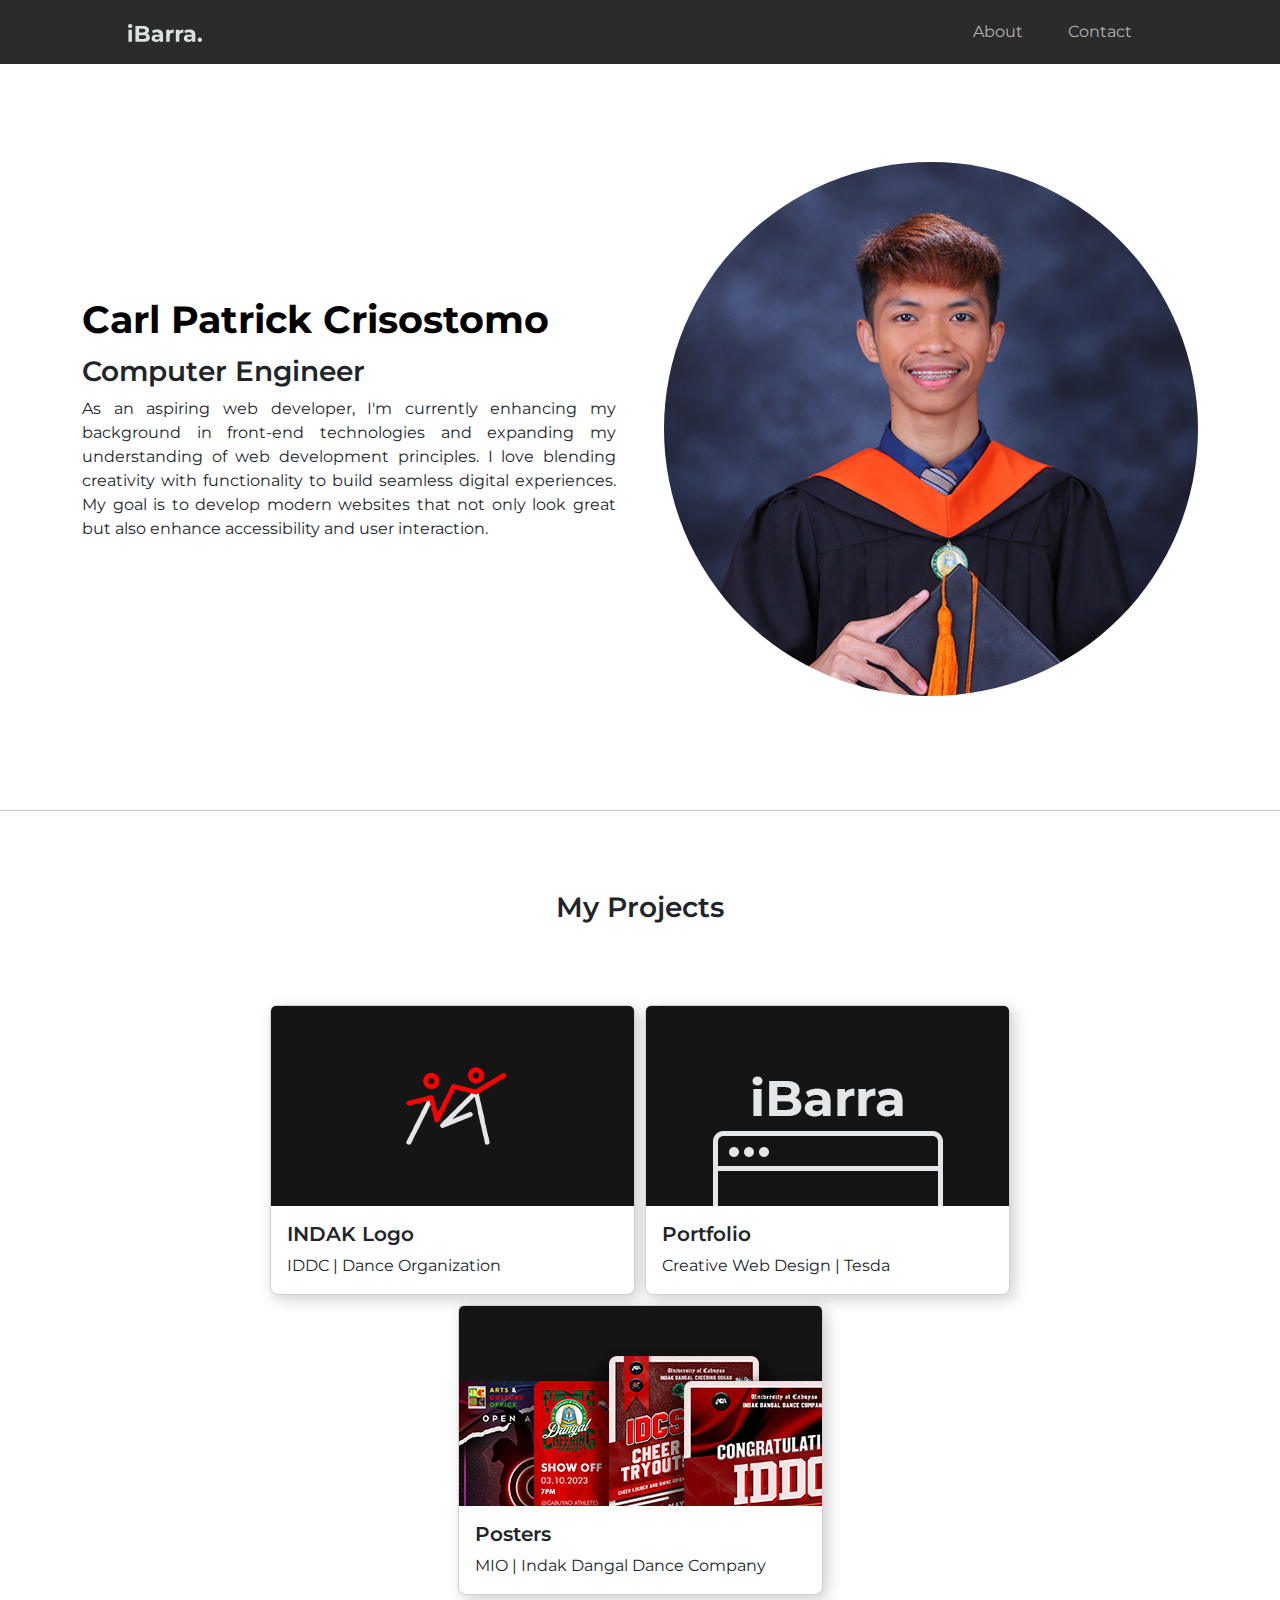
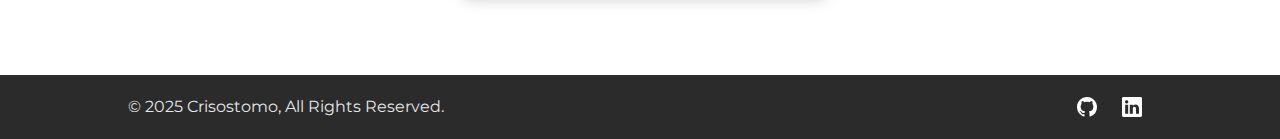
<file: index.html>
<!DOCTYPE html>
<html lang="en">
<head>
    <meta charset="UTF-8">
    <meta name="viewport" content="width=device-width, initial-scale=1.0">
    <title>iBarra's Portfolio</title>
    <!-- Bootstrap -->
    <link href="https://cdn.jsdelivr.net/npm/bootstrap@5.3.3/dist/css/bootstrap.min.css" rel="stylesheet" integrity="sha384-QWTKZyjpPEjISv5WaRU9OFeRpok6YctnYmDr5pNlyT2bRjXh0JMhjY6hW+ALEwIH" crossorigin="anonymous">
    <!-- CSS -->
    <link rel="stylesheet" href="./css/style.css">
    <!-- Font -->
    <link rel="preconnect" href="https://fonts.googleapis.com">
    <link rel="preconnect" href="https://fonts.gstatic.com" crossorigin>
    <link href="https://fonts.googleapis.com/css2?family=Montserrat:ital,wght@0,100..900;1,100..900&display=swap" rel="stylesheet">
</head>
<body>
    <!-- Nav Bar -->
    <header>
      <a class="nav-logo" href="./">
        <img class="logo" src="./images/icons/ibarra.svg" alt="logo">
      </a>
      
      <nav>
        <ul class="nav__links">
          <li><a href="./about.html">About</a></li>
          <li><a href="./contact.html">Contact</a></li>
        </ul>

        <button class="nav-toggle" onclick="toggleMenu()">☰</button>
      </nav>
    </header>
    
    <!-- Title Page -->
    <Section class="background-title">
      <div class="container col-xxl-8 py-5">
        <div class="row flex-lg-row-reverse align-items-center g-5">
          <div class="pfp-img col-10 col-sm-8 col-lg-6 mx-auto">
            <img src="./images/Crisostomo_Grad-Pic.png" class="d-block mx-lg-auto img-fluid profile" alt="profile pic">
          </div>
          <div class="col-lg-6 title-text">
            <h1 class="fw-bold text-body-emphasis lh-1 mb-3">Carl Patrick Crisostomo</h1>
            <h3>Computer Engineer</h3>
            <p>As an aspiring web developer, I'm currently enhancing my background in front-end technologies and expanding my understanding of web development principles. I love blending creativity with functionality to build seamless digital experiences. My goal is to develop modern websites that not only look great but also enhance accessibility and user interaction.</p>
          </div>
        </div>
      </div>
    </Section>

    <hr>

    <!-- Works -->
    <section>
      <div class="container">
        <h3 class="works-text">My Projects</h3>
        <div class="works">
          <a href="./logo.html">
            <div class="card">
              <img src="./images/thumbnail/logo-thumbnail.png" class="card-img-top" alt="...">
              <div class="card-body">
                <h5 class="card-title">INDAK Logo</h5>
                <p class="card-text">IDDC | Dance Organization</p>
              </div>
            </div>
          </a>
          
  
          <a href="https://imibarraaa.github.io/Crisostomo-CWD-Batch14/" target="_blank">
            <div class="card">
              <img src="./images/thumbnail/CWD-thumbnail.png" class="card-img-top" alt="...">
              <div class="card-body">
                <h5 class="card-title">Portfolio</h5>
                <p class="card-text">Creative Web Design | Tesda</p>
              </div>
            </div>
          </a>
  
          <a href="./posters.html">
            <div class="card">
              <img src="./images/thumbnail/poster-thumbnail.png" class="card-img-top" alt="...">
              <div class="card-body">
                <h5 class="card-title">Posters</h5>
                <p class="card-text">
                  MIO | Indak Dangal Dance Company
                </p>
              </div>
            </div>
          </a>
        </div>
      </div>
    </section>

    <!-- Footer -->
    <section class="footer-sec">
      <footer class="footer-container">
        <div class="copyright-item">
          <span>© 2025 Crisostomo, All Rights Reserved.</span>
        </div>

        <nav>
          <ul class="footer-item">
            <li>
              <a href="https://github.com/iMiBarraaa" target="_blank">
                <img class="footer-icon" src="./images/icons/github.svg" alt="github icon">
              </a>
            </li>

            <li>
              <a href="https://linkedin.com/in/carlcrsstm" target="_blank">
                <img class="footer-icon" src="./images/icons/linkedin.svg" alt="linkedin icon">
              </a>
            </li>
          </ul>
        </nav>
      </footer>
    </section>

    <!-- Bootstrap Script -->
    <script src="https://cdn.jsdelivr.net/npm/bootstrap@5.3.3/dist/js/bootstrap.bundle.min.js" integrity="sha384-YvpcrYf0tY3lHB60NNkmXc5s9fDVZLESaAA55NDzOxhy9GkcIdslK1eN7N6jIeHz" crossorigin="anonymous"></script>

    <script>
      let menuList = document.querySelector(".nav__links");
      menuList.style.maxHeight = "0px";

      function toggleMenu() {
          if (menuList.style.maxHeight === "0px") {
              menuList.style.maxHeight = "300px";
          } else {
              menuList.style.maxHeight = "0px";
          }
      }

    </script>
</body>
</html>
</file>
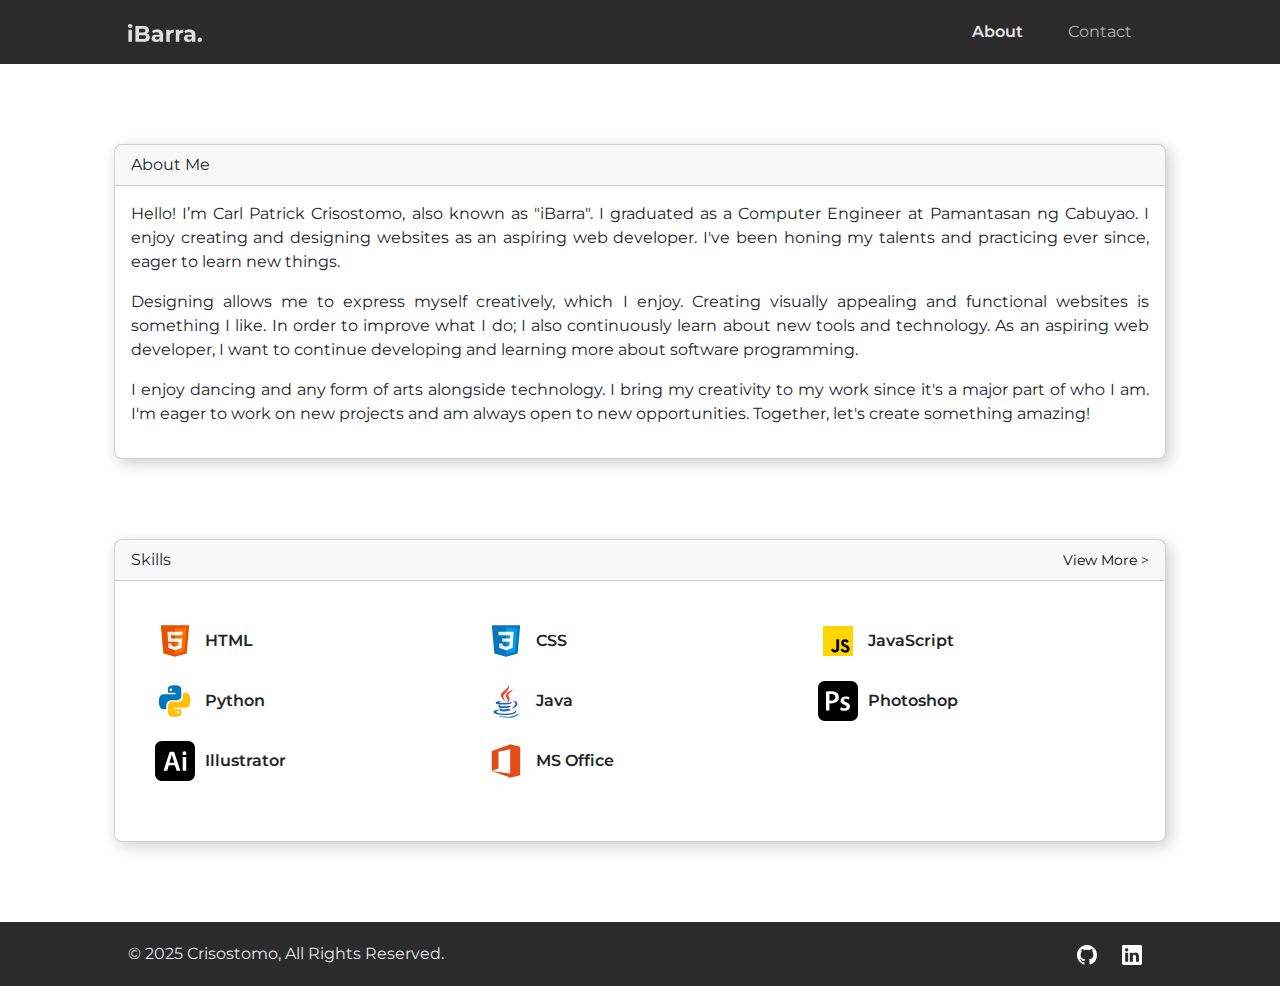
<file: about.html>
<!DOCTYPE html>
<html lang="en">
<head>
    <meta charset="UTF-8">
    <meta name="viewport" content="width=device-width, initial-scale=1.0">
    <title>About</title>
    <!-- Bootstrap -->
    <link href="https://cdn.jsdelivr.net/npm/bootstrap@5.3.3/dist/css/bootstrap.min.css" rel="stylesheet" integrity="sha384-QWTKZyjpPEjISv5WaRU9OFeRpok6YctnYmDr5pNlyT2bRjXh0JMhjY6hW+ALEwIH" crossorigin="anonymous">
    <link rel="stylesheet" href="./">
    <!-- CSS -->
    <link rel="stylesheet" href="./css/style.css">
    <!-- Font -->
    <link rel="preconnect" href="https://fonts.googleapis.com">
    <link rel="preconnect" href="https://fonts.gstatic.com" crossorigin>
    <link href="https://fonts.googleapis.com/css2?family=Montserrat:ital,wght@0,100..900;1,100..900&display=swap" rel="stylesheet">
</head>
<body>

    <!-- Nav Bar -->
    <header>
      <a class="nav-logo" href="./">
        <img class="logo" src="./images/icons/ibarra.svg" alt="logo">
      </a>

      <nav>
        <ul class="nav__links">
          <li><a href="./about.html">About</a></li>
          <li><a href="./contact.html">Contact</a></li>
        </ul>

        <button class="nav-toggle" onclick="toggleMenu()">☰</button>
      </nav>
    </header>

    <!-- About Me -->
    <section class="container">
      <div class="card am-page">
        <div class="card-header">
          <span>About Me</span>
        </div>
        <div class="card-body">
          <p>Hello! I’m Carl Patrick Crisostomo, also known as "iBarra". I graduated as a Computer Engineer at Pamantasan ng Cabuyao. I enjoy creating and designing websites as an aspiring web developer. I've been honing my talents and practicing ever since, eager to learn new things.
          </p>
          <p>Designing allows me to express myself creatively, which I enjoy. Creating visually appealing and functional websites is something I like. In order to improve what I do; I also continuously learn about new tools and technology. As an aspiring web developer, I want to continue developing and learning more about software programming. 
          </p>
          <p>I enjoy dancing and any form of arts alongside technology. I bring my creativity to my work since it's a major part of who I am. I'm eager to work on new projects and am always open to new opportunities. Together, let's create something amazing!
          </p>
        </div>
      </div>
    </section>

    <!-- Skills -->
    <section class="container">
      <div class="card am-page">
        <div class="skills-ch card-header">
          <span>Skills</span>
          <button class="view-more-btn" onclick="openModal()"><span>View More ></span></button>
        </div>
        <div class="skills-section">
          <div class="row icons">
            <div class="col-6 col-sm-6 col-md-4 col-xxl-3 item html-icon">
              <img src="./images/icons/icons8-html-5.svg" alt="html logo">
              <h6>HTML</h6>
            </div>
  
            <div class="col-6 col-sm-6 col-md-4 col-xxl-3 item css-icon">
              <img src="./images/icons/icons8-css-logo.svg" alt="css logo">
              <h6>CSS</h6>
            </div>
  
            <div class="col-6 col-sm-6 col-md-4 col-xxl-3 item JS-icon">
              <img src="./images/icons/icons8-javascript.svg" alt="JavaScript logo">
              <h6>JavaScript</h6>
            </div>

            <div class="col-6 col-sm-6 col-md-4 col-xxl-3 item python-icon">
              <img src="./images/icons/icons8-python.svg" alt="Python Logo">
              <h6>Python</h6>
            </div>
  
            <div class="col-6 col-sm-6 col-md-4 col-xxl-3 item java-icon">
              <img src="./images/icons/icons8-java-logo.svg" alt="Java logo">
              <h6>Java</h6>
            </div>
  
            <div class="col-6 col-sm-6 col-md-4 col-xxl-3 item photoshop-icon">
              <img src="./images/icons/photoshop-svgrepo-com.svg" alt="Photoshop Logo">
              <h6>Photoshop</h6>
            </div>

            <div class="col-6 col-sm-6 col-md-4 col-xxl-3 item illustrator-icon">
              <img src="./images/icons/illustrator-svgrepo-com.svg" alt="Illustrator Logo">
              <h6>Illustrator</h6>
            </div>
            
            <div class="col-6 col-sm-6 col-md-4 col-xxl-3 item mso-icon">
              <img src="./images/icons/icons8-office-365.svg" alt="Microsoft Office Logo">
              <h6>MS Office</h6>
            </div>
          </div>
        </div>
      </div>
    </section>

    <!-- Modal Structure -->
    <div id="skillsModal" class="modal">
      <div class="modal-content">
        <span class="close-btn" onclick="closeModal()">&times;</span>
        <h2>All Skills</h2>
        <div class="row">
          <div class="col-12 col-sm-12 col-md-6 col-xxl-6 vms-item">
            <h5>Web Development & Design</h5>
            <ul>
              <li>
                <h6>HTML, CSS, and JavaScript</h6>
              </li>
              <li>
                <h6>CSS Frameworks</h6>
                <ul>
                  <li>Bootstrap</li>
                  <li>Materialize</li>
                </ul>
              </li>
            </ul>
          </div>
          <div class="col-12 col-sm-12 col-md-6 col-xxl-6 vms-item">
            <h5>Programming & Development Tools</h5>
            <ul>
              <li>
                <h6>Basic Programming</h6>
                <ul>
                  <li>Java</li>
                  <li>Python</li>
                </ul>
              </li>
              <li>
                <h6>Development Tools</h6>
                <ul>
                  <li>VS Code</li>
                  <li>Github</li>
                </ul>
              </li>
              <li>
                <h6>Web Scraping</h6>
              </li>
            </ul>
          </div>
          <div class="col-12 col-sm-12 col-md-6 col-xxl-6 vms-item">
            <h5>Multimedia & Design</h5>
            <ul>
              <li>
                <h6>Photo and Video Editing</h6>
                <ul>
                  <li>Photoshop</li>
                  <li>Illustrator</li>
                  <li>Canva</li>
                  <li>CapCut</li>
              </ul>
              </li>
            </ul>
          </div>
          <div class="col-12 col-sm-12 col-md-6 col-xxl-6 vms-item">
            <h5>Technical & Productivity Skills</h5>
            <ul>
              <li>
                <h6>Microsoft Office Literacy</h6>
              </li>
              <li>
                <h6>Troubleshooting Skills</h6>
              </li>
              <li>
                <h6>Basic Computer Network</h6>
              </li>
              <li>
                <h6>Basic CAD Skills</h6>
              </li>
            </ul>
          </div>
        </div>
      </div>
    </div>

    <!-- Footer -->
    <section class="footer-sec">
      <footer class="footer-container">
        <div class="copyright-item">
          <span>© 2025 Crisostomo, All Rights Reserved.</span>
        </div>

        <nav>
          <ul class="footer-item">
            <li>
              <a href="https://github.com/iMiBarraaa" target="_blank">
                <img class="footer-icon" src="./images/icons/github.svg" alt="github icon">
              </a>
            </li>

            <li>
              <a href="https://linkedin.com/in/carlcrsstm" target="_blank">
                <img class="footer-icon" src="./images/icons/linkedin.svg" alt="linkedin icon">
              </a>
            </li>
          </ul>
        </nav>
      </footer>
    </section>

    <!-- Bootstrap Script -->
    <script src="https://cdn.jsdelivr.net/npm/bootstrap@5.3.3/dist/js/bootstrap.bundle.min.js" integrity="sha384-YvpcrYf0tY3lHB60NNkmXc5s9fDVZLESaAA55NDzOxhy9GkcIdslK1eN7N6jIeHz" crossorigin="anonymous"></script>

    <script>
      document.addEventListener("DOMContentLoaded", function () {
        let modal = document.getElementById("skillsModal");
        if (modal) {
          modal.style.display = "none"; // Ensure modal starts hidden
        }
      });

      function openModal() {
        let modal = document.getElementById("skillsModal");
        if (modal) {
          modal.style.display = "flex"; // Open modal when button is clicked
        }
      }

      function closeModal() {
        let modal = document.getElementById("skillsModal");
        if (modal) {
          modal.style.display = "none"; // Close modal when clicking close button
        }
      }

      // Close modal when clicking outside the modal content
      window.onclick = function (event) {
        let modal = document.getElementById("skillsModal");
        if (event.target === modal) {
          closeModal();
        }
      };

      document.addEventListener("DOMContentLoaded", function () {
      // Get the current page URL path without query parameters or hashes
      const currentPage = window.location.pathname.split("/").pop();

      // Select all nav links
      const navLinks = document.querySelectorAll(".nav__links a");

      // Loop through links and add "active" class to the matching one
      navLinks.forEach(link => {
        // Extract the filename from the href attribute
        const linkPage = link.getAttribute("href").split("/").pop();

        if (linkPage === currentPage) {
          link.classList.add("active");
          }
        });
      });

      let menuList = document.querySelector(".nav__links");
      menuList.style.maxHeight = "0px";

      function toggleMenu() {
          if (menuList.style.maxHeight === "0px") {
              menuList.style.maxHeight = "300px";
          } else {
              menuList.style.maxHeight = "0px";
          }
      }

    </script>
</body>
</html>
</file>
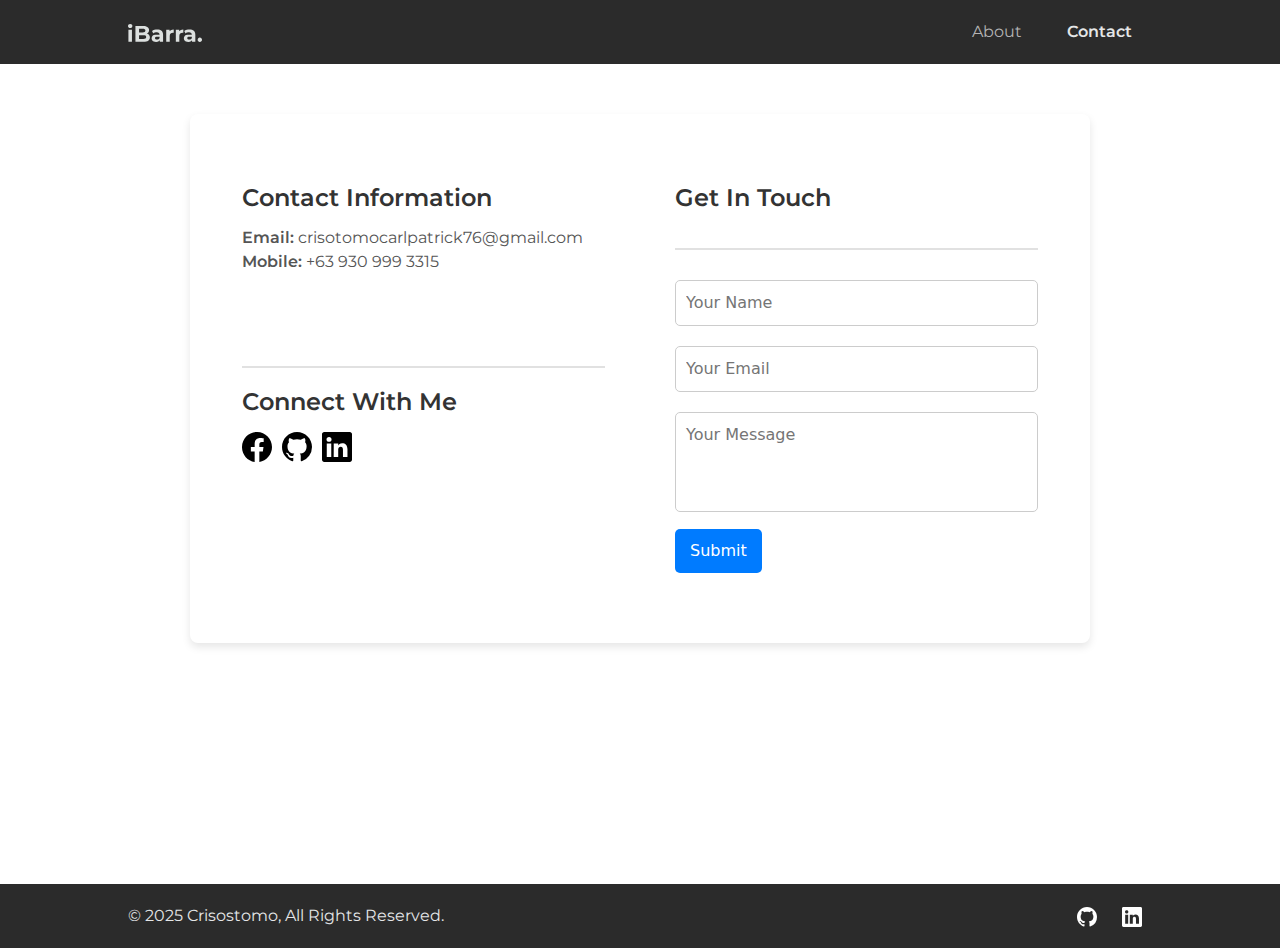
<file: contact.html>
<!DOCTYPE html>
<html lang="en">
<head>
    <meta charset="UTF-8">
    <meta name="viewport" content="width=device-width, initial-scale=1.0">
    <title>Contact</title>
    <!-- Bootstrap -->
    <link href="https://cdn.jsdelivr.net/npm/bootstrap@5.3.3/dist/css/bootstrap.min.css" rel="stylesheet" integrity="sha384-QWTKZyjpPEjISv5WaRU9OFeRpok6YctnYmDr5pNlyT2bRjXh0JMhjY6hW+ALEwIH" crossorigin="anonymous">
    <link rel="stylesheet" href="./">
    <!-- CSS -->
    <link rel="stylesheet" href="./css/style.css">
    <!-- Font -->
    <link rel="preconnect" href="https://fonts.googleapis.com">
    <link rel="preconnect" href="https://fonts.gstatic.com" crossorigin>
    <link href="https://fonts.googleapis.com/css2?family=Montserrat:ital,wght@0,100..900;1,100..900&display=swap" rel="stylesheet">
</head>
<body>
    <!-- Nav Bar -->
    <header>
      <a class="nav-logo" href="./">
        <img class="logo" src="./images/icons/ibarra.svg" alt="logo">
      </a>
      
        <nav>
          <ul class="nav__links">
            <li><a href="./about.html">About</a></li>
            <li><a href="./contact.html">Contact</a></li>
          </ul>

          <button class="nav-toggle" onclick="toggleMenu()">☰</button>
        </nav>
    </header>

    <!-- Main -->
    <main>
    <!-- Contact -->
    <section class="ct-section">
        <div class="container contact-container">
          <div class="contact-item contact-left">
            <div class="contact-info">
              <h2>Contact Information</h2>
              <h6>Email: <span>crisotomocarlpatrick76@gmail.com</span></h6>
              <h6>Mobile: <span>+63 930 999 3315</span></h6>
            </div>

            <hr>
            
            <div class="socials">
              <h2>Connect With Me</h2>
              <ul class="social-lists">
                <li class="social-items">
                  <a href="https://www.facebook.com/iMiBarraaa" target="_blank">
                    <img class="socials-icon" src="./images/icons/facebook.svg" alt="facebook icon">
                  </a>
                </li>
                
                <li class="social-items">
                  <a href="https://github.com/iMiBarraaa" target="_blank">
                    <img class="socials-icon" src="./images/icons/github.svg" alt="github icon">
                  </a>
                </li>
    
                <li class="social-items">
                  <a href="https://linkedin.com/in/carlcrsstm" target="_blank">
                    <img class="socials-icon" src="./images/icons/linkedin.svg" alt="linkedin icon">
                  </a>
                </li>
              </ul>
            </div>
          </div>
          <div class="contact-item contact-right">
            <h2>Get In Touch</h2>
            <hr>
            <form action="https://api.web3forms.com/submit" method="POST">

              <input type="hidden" name="access_key" value="3da263a4-72d3-4916-a815-ef63306f64cf">

              <input type="text" name="name" placeholder="Your Name" class="contact-inputs" required>
              <input type="email" name="email" placeholder="Your Email" class="contact-inputs" required>
              <textarea name="message" placeholder="Your Message" class="contact-inputs" required></textarea>
              <button class="submit-btn" type="submit">Submit</button>
            </form>
          </div>
        </div>
    </section>
    </main>
    
    <!-- Footer -->
    <section class="footer-sec">
      <footer class="footer-container">
        <div class="copyright-item">
          <span>© 2025 Crisostomo, All Rights Reserved.</span>
        </div>

        <nav>
          <ul class="footer-item">
            <li>
              <a href="https://github.com/iMiBarraaa" target="_blank">
                <img class="footer-icon" src="./images/icons/github.svg" alt="github icon">
              </a>
            </li>

            <li>
              <a href="https://linkedin.com/in/carlcrsstm" target="_blank">
                <img class="footer-icon" src="./images/icons/linkedin.svg" alt="linkedin icon">
              </a>
            </li>
          </ul>
        </nav>
      </footer>
    </section>

    <script>
    document.addEventListener("DOMContentLoaded", function () {
    // Get the current page URL path without query parameters or hashes
    const currentPage = window.location.pathname.split("/").pop();

    // Select all nav links
    const navLinks = document.querySelectorAll(".nav__links a");

    // Loop through links and add "active" class to the matching one
    navLinks.forEach(link => {
      // Extract the filename from the href attribute
      const linkPage = link.getAttribute("href").split("/").pop();

      if (linkPage === currentPage) {
        link.classList.add("active");
        }
      });
    });

    let menuList = document.querySelector(".nav__links");
      menuList.style.maxHeight = "0px";

      function toggleMenu() {
          if (menuList.style.maxHeight === "0px") {
              menuList.style.maxHeight = "300px";
          } else {
              menuList.style.maxHeight = "0px";
          }
      }
    </script>
    
</body>
</html>
</file>
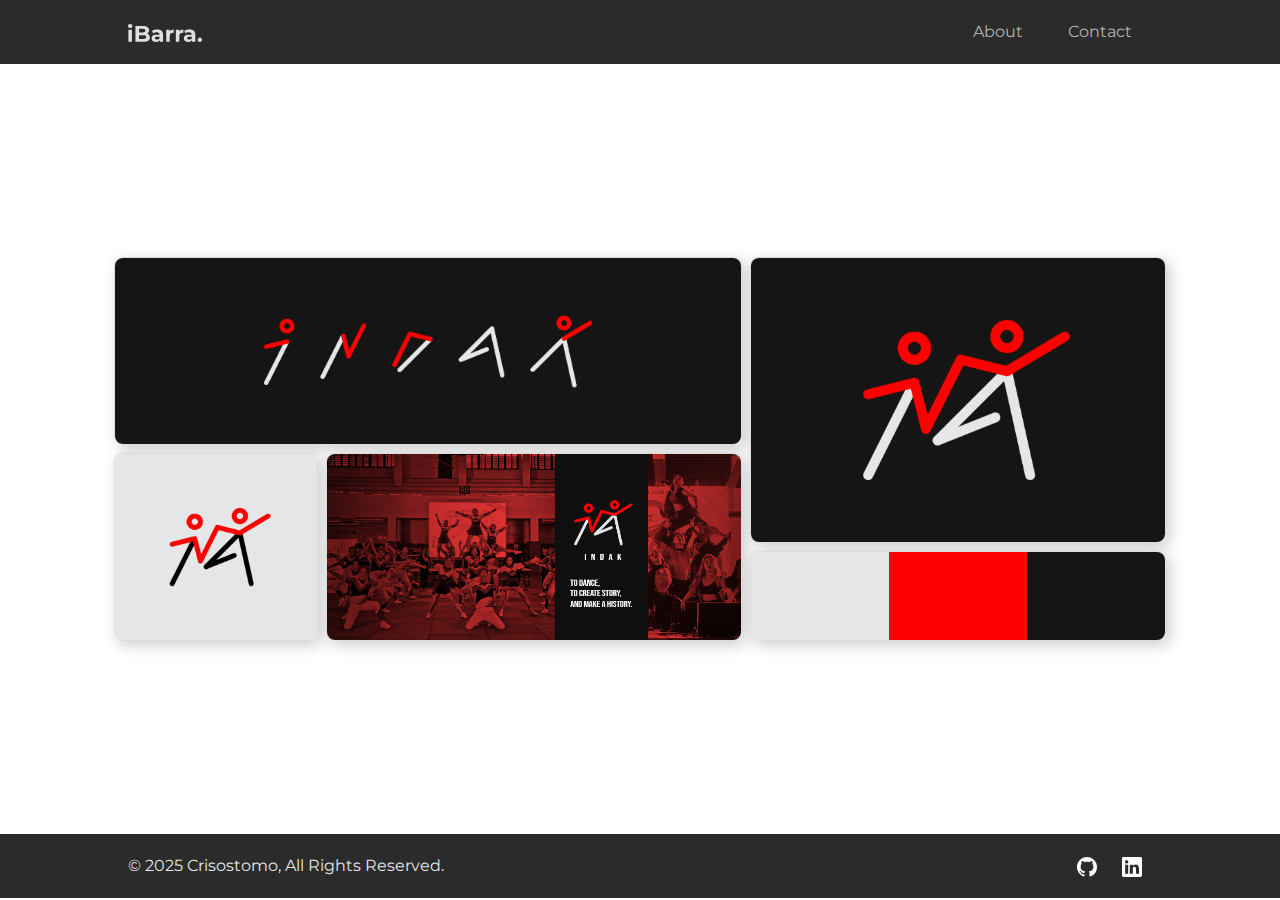
<file: logo.html>
<!DOCTYPE html>
<html lang="en">
<head>
    <meta charset="UTF-8">
    <meta name="viewport" content="width=device-width, initial-scale=1.0">
    <title>Logo Project</title>
    <!-- Bootstrap -->
    <link href="https://cdn.jsdelivr.net/npm/bootstrap@5.3.3/dist/css/bootstrap.min.css" rel="stylesheet" integrity="sha384-QWTKZyjpPEjISv5WaRU9OFeRpok6YctnYmDr5pNlyT2bRjXh0JMhjY6hW+ALEwIH" crossorigin="anonymous">
    <!-- CSS -->
    <link rel="stylesheet" href="./css/logo-style.css">
    <!-- Font -->
    <link rel="preconnect" href="https://fonts.googleapis.com">
    <link rel="preconnect" href="https://fonts.gstatic.com" crossorigin>
    <link href="https://fonts.googleapis.com/css2?family=Montserrat:ital,wght@0,100..900;1,100..900&display=swap" rel="stylesheet">
</head>
<body>
    <!-- Nav Bar -->
    <header>
        <a class="nav-logo" href="./">
          <img class="logo" src="./images/icons/ibarra.svg" alt="logo">
        </a>
  
        <nav>
          <ul class="nav__links">
            <li><a href="./about.html">About</a></li>
            <li><a href="./contact.html">Contact</a></li>
          </ul>

          <button class="nav-toggle" onclick="toggleMenu()">☰</button>
        </nav>
      </header>

    <main>
    <!-- Grid Layout -->
    <section class="container grid-container">
        <div class="parent">
            <div class="grid-item div1">
                <img class="image-trigger img-fluid" src="./images/logo/indak-bd.png" style="cursor: pointer;" data-bs-toggle="modal" data-bs-target="#imageModal">
            </div>
            <div class="grid-item div2">
                <img class="image-trigger img-fluid" src="./images/logo/logo-light.png" style="cursor: pointer;" data-bs-toggle="modal" data-bs-target="#imageModal-2">
            </div>
            <div class="grid-item div3">
                <img class="image-trigger img-fluid" src="./images/logo/indak-fb-cover.png" style="cursor: pointer;" data-bs-toggle="modal" data-bs-target="#imageModal-3">
            </div>
            <div class="grid-item div4">
                <img class="image-trigger img-fluid" src="./images/logo/logo-dark.png" style="cursor: pointer;" data-bs-toggle="modal" data-bs-target="#imageModal-4">
            </div>
            <div class="grid-item div5">
                <img class="image-trigger img-fluid" src="./images/logo/logo-color-preview.png" style="cursor: pointer;" data-bs-toggle="modal" data-bs-target="#imageModal-5">
            </div>
        </div>
    </section>
    </main>

    <!-- Modal -->

    <div class="modal fade" id="imageModal" tabindex="-1" aria-labelledby="imageModalLabel" aria-hidden="true">
      <div class="modal-dialog modal-dialog-centered">
          <div class="modal-content bg-transparent border-0">
              <div class="modal-body text-center">
                  <img class="modal-image" src="./images/logo/indak-bd-preview.png ">
              </div>
          </div>
      </div>
    </div>

    <div class="modal fade" id="imageModal-2" tabindex="-1" aria-labelledby="imageModalLabel" aria-hidden="true">
      <div class="modal-dialog modal-dialog-centered">
          <div class="modal-content bg-transparent border-0">
              <div class="modal-body text-center">
                  <img class="modal-image" src="./images/logo/logo-light.png">
              </div>
          </div>
      </div>
    </div>

    <div class="modal fade" id="imageModal-3" tabindex="-1" aria-labelledby="imageModalLabel" aria-hidden="true">
      <div class="modal-dialog modal-dialog-centered">
          <div class="modal-content bg-transparent border-0">
              <div class="modal-body text-center">
                  <img class="modal-image" src="./images/logo/indak-fb-cover.png">
              </div>
          </div>
      </div>
    </div>

    <div class="modal fade" id="imageModal-4" tabindex="-1" aria-labelledby="imageModalLabel" aria-hidden="true">
      <div class="modal-dialog modal-dialog-centered">
          <div class="modal-content bg-transparent border-0">
              <div class="modal-body text-center">
                  <img class="modal-image" src="./images/logo/logo-dark.png">
              </div>
          </div>
      </div>
    </div>

    <div class="modal fade" id="imageModal-5" tabindex="-1" aria-labelledby="imageModalLabel" aria-hidden="true">
      <div class="modal-dialog modal-dialog-centered">
          <div class="modal-content bg-transparent border-0">
              <div class="modal-body text-center">
                  <img class="modal-image" src="./images/logo/logo-color-palette.png">
              </div>
          </div>
      </div>
    </div>
    
    <!-- Footer -->
    <section class="footer-sec">
      <footer class="footer-container">
        <div class="copyright-item">
          <span>© 2025 Crisostomo, All Rights Reserved.</span>
        </div>

        <nav>
          <ul class="footer-item">
            <li>
              <a href="https://github.com/iMiBarraaa" target="_blank">
                <img class="footer-icon" src="./images/icons/github.svg" alt="github icon">
              </a>
            </li>

            <li>
              <a href="https://linkedin.com/in/carlcrsstm" target="_blank">
                <img class="footer-icon" src="./images/icons/linkedin.svg" alt="linkedin icon">
              </a>
            </li>
          </ul>
        </nav>
      </footer>
    </section>

    <!-- Bootstrap Script -->
    <script src="https://cdn.jsdelivr.net/npm/bootstrap@5.3.3/dist/js/bootstrap.bundle.min.js" integrity="sha384-YvpcrYf0tY3lHB60NNkmXc5s9fDVZLESaAA55NDzOxhy9GkcIdslK1eN7N6jIeHz" crossorigin="anonymous"></script>

    <script>
      let menuList = document.querySelector(".nav__links");
      menuList.style.maxHeight = "0px";

      function toggleMenu() {
          if (menuList.style.maxHeight === "0px") {
              menuList.style.maxHeight = "300px";
          } else {
              menuList.style.maxHeight = "0px";
          }
      }
    </script>
    
</body>
</html>
</file>
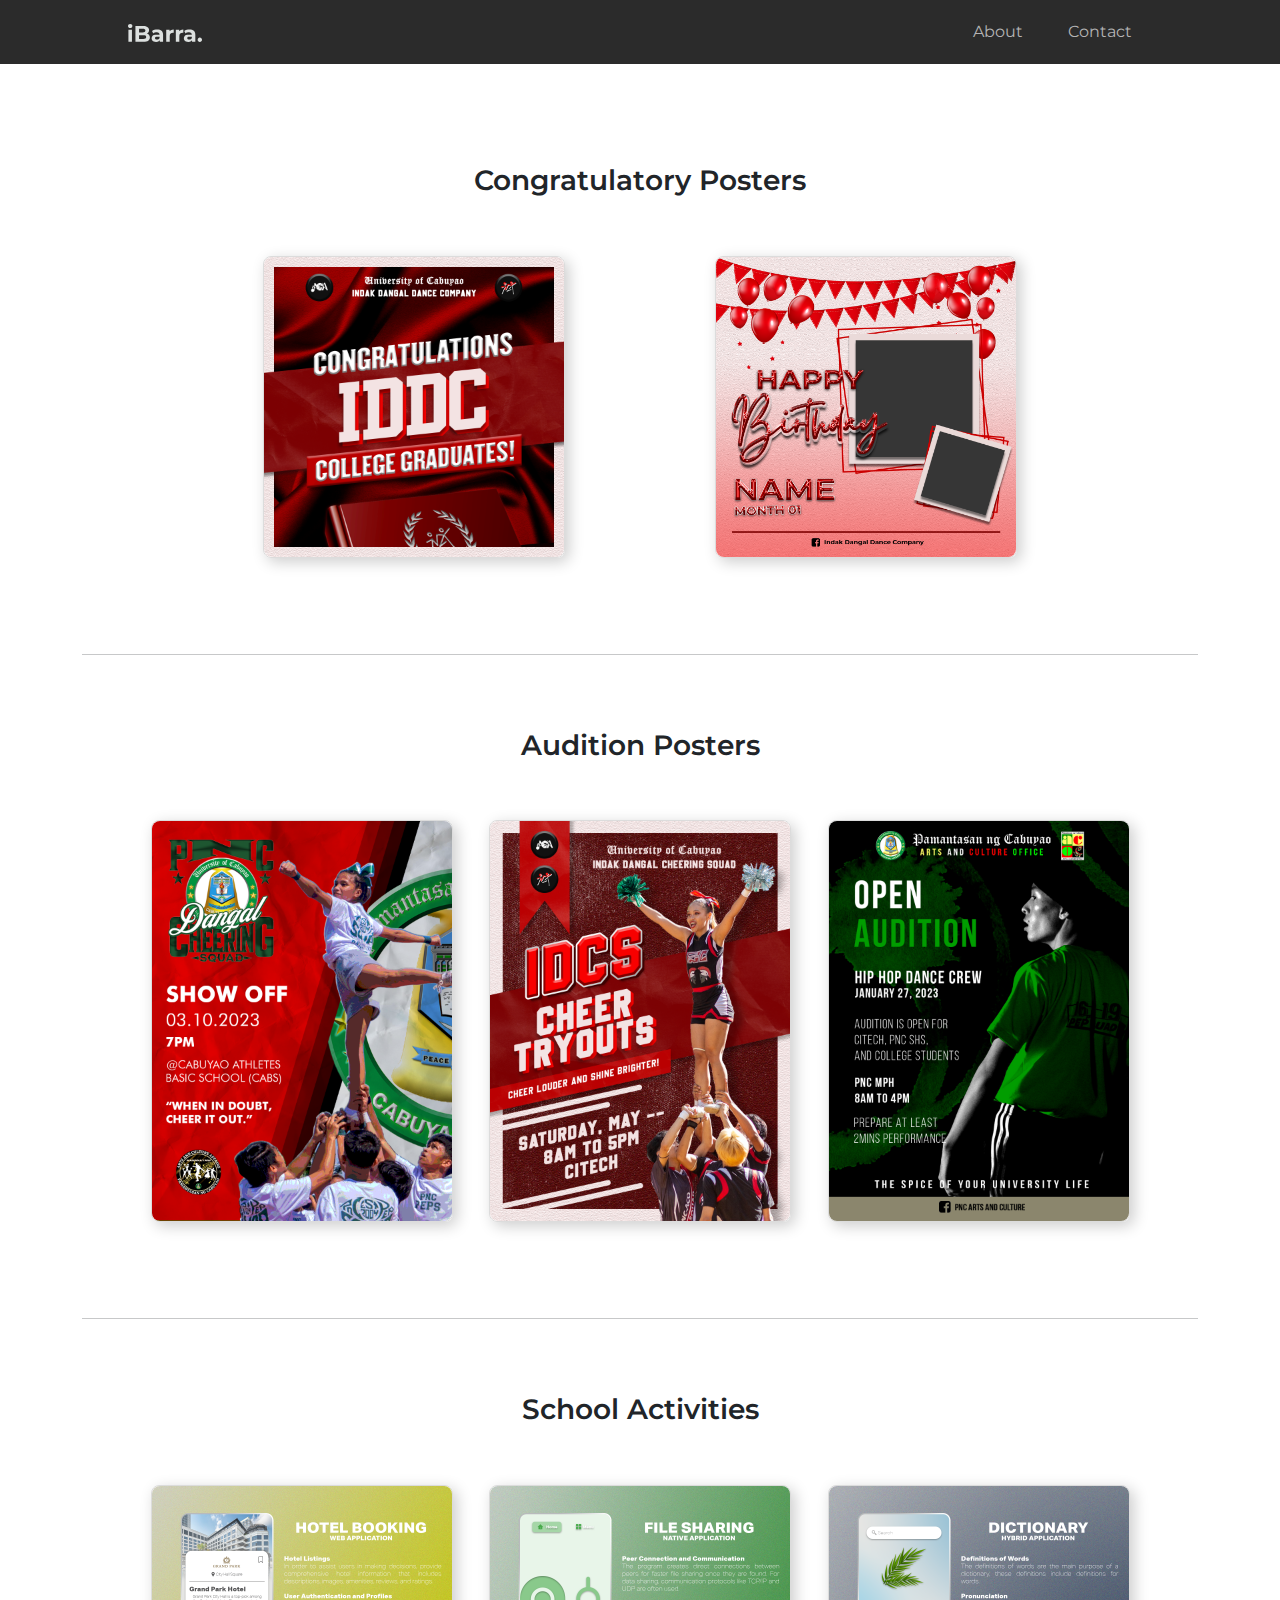
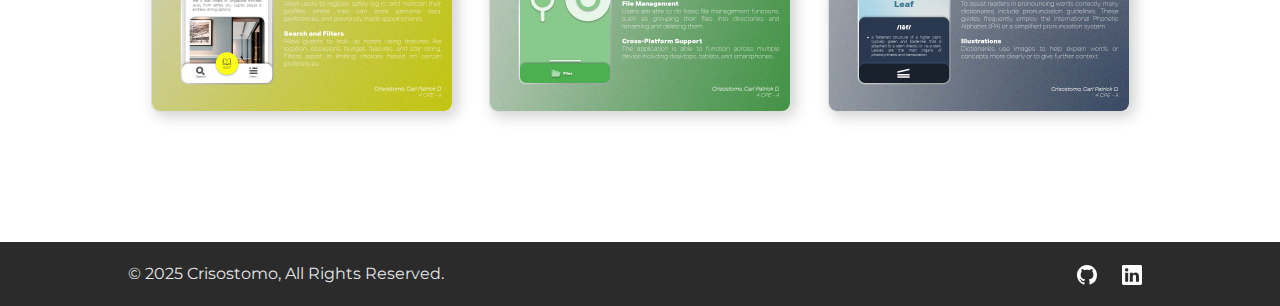
<file: posters.html>
<!DOCTYPE html>
<html lang="en">
<head>
    <meta charset="UTF-8">
    <meta name="viewport" content="width=device-width, initial-scale=1.0">
    <title>Posters</title>
    <!-- Bootstrap -->
    <link href="https://cdn.jsdelivr.net/npm/bootstrap@5.3.3/dist/css/bootstrap.min.css" rel="stylesheet" integrity="sha384-QWTKZyjpPEjISv5WaRU9OFeRpok6YctnYmDr5pNlyT2bRjXh0JMhjY6hW+ALEwIH" crossorigin="anonymous">
    <!-- CSS -->
    <link rel="stylesheet" href="./css/poster-style.css">
    <!-- Font -->
    <link rel="preconnect" href="https://fonts.googleapis.com">
    <link rel="preconnect" href="https://fonts.gstatic.com" crossorigin>
    <link href="https://fonts.googleapis.com/css2?family=Montserrat:ital,wght@0,100..900;1,100..900&display=swap" rel="stylesheet">
</head>
<body>
    <!-- Nav Bar -->
    <header>
        <a class="nav-logo" href="./">
          <img class="logo" src="./images/icons/ibarra.svg" alt="logo">
        </a>
  
        <nav>
          <ul class="nav__links">
            <li><a href="./about.html">About</a></li>
            <li><a href="./contact.html">Contact</a></li>
          </ul>

          <button class="nav-toggle" onclick="toggleMenu()">☰</button>
        </nav>
    </header>

    <main>

    <section class="container">
      <div class="posters-parent">
        <!-- Congratulatory Posters -->
        <div class="cp-item poster-grid">
          <h3 class="poster-title">Congratulatory Posters</h3>
          <div class="flex-container">
            <div class="flex-item">
              <img class="image-trigger img-fluid" src="./images/posters/grad-poster.png" style="cursor: pointer;" data-bs-toggle="modal" data-bs-target="#posterModal">
            </div>
    
            <div class="flex-item">
              <img class="image-trigger img-fluid" src="./images/posters/BDAY-CELEB.png" style="cursor: pointer;" data-bs-toggle="modal" data-bs-target="#posterModal-2">
            </div>
          </div>
          <hr>
        </div>

        <!-- Audition Posters -->
        <div class="ap-item poster-grid">
          <h3 class="poster-title">Audition Posters</h3>
          <div class="flex-container">
            <div class="flex-item">
              <img class="image-trigger img-fluid" src="./images/posters/CD-show off-poster.png" style="cursor: pointer;" data-bs-toggle="modal" data-bs-target="#posterModal-3">
            </div>
    
            <div class="flex-item">
              <img class="image-trigger img-fluid" src="./images/posters/CD-tyrouts-poster.png" style="cursor: pointer;" data-bs-toggle="modal" data-bs-target="#posterModal-4">
            </div>
    
            <div class="flex-item">
              <img class="image-trigger img-fluid" src="./images/posters/HHDC-auds-poster.png" style="cursor: pointer;" data-bs-toggle="modal" data-bs-target="#posterModal-5">
            </div>
          </div>
          <hr>
        </div>

        <!-- School Activities -->
        <div class="sa-item poster-grid">
          <h3 class="poster-title">School Activities</h3>
          <div class="flex-container">
            <div class="flex-item">
              <img class="image-trigger img-fluid" src="./images/posters/WEB APP UI.png" style="cursor: pointer;" data-bs-toggle="modal" data-bs-target="#posterModal-6">
            </div>
    
            <div class="flex-item">
              <img class="image-trigger img-fluid" src="./images/posters/NATIVE UI.png" style="cursor: pointer;" data-bs-toggle="modal" data-bs-target="#posterModal-7">
            </div>
    
            <div class="flex-item">
              <img class="image-trigger img-fluid" src="./images/posters/HYBRID UI.png" style="cursor: pointer;" data-bs-toggle="modal" data-bs-target="#posterModal-8">
            </div>
          </div>
        </div>
      </div>
    </section>
    
    </main>

    <!-- Modal Section -->

    <!-- Grad Poster -->
    <div class="modal fade" id="posterModal" tabindex="-1" aria-labelledby="imageModalLabel" aria-hidden="true">
      <div class="modal-dialog modal-dialog-centered">
        <div class="modal-content bg-transparent border-0">
          <div class="modal-body text-center">
            <img class="modal-image cp-modal" src="./images/posters/grad-poster.png">
          </div>
        </div>
      </div>
    </div>
    <!-- Bday Poster -->
    <div class="modal fade" id="posterModal-2" tabindex="-1" aria-labelledby="imageModalLabel" aria-hidden="true">
      <div class="modal-dialog modal-dialog-centered">
        <div class="modal-content bg-transparent border-0">
          <div class="modal-body text-center">
            <img class="modal-image cp-modal" src="./images/posters/BDAY-CELEB.png">
          </div>
        </div>
      </div>
    </div>

    <!-- CD Show Off -->
    <div class="modal fade" id="posterModal-3" tabindex="-1" aria-labelledby="imageModalLabel" aria-hidden="true">
      <div class="modal-dialog modal-dialog-centered">
        <div class="modal-content bg-transparent border-0">
          <div class="modal-body text-center">
            <img class="modal-image ap-modal" src="./images/posters/CD-show off-poster.png">
          </div>
        </div>
      </div>
    </div>
    <!-- CD Tryouts -->
    <div class="modal fade" id="posterModal-4" tabindex="-1" aria-labelledby="imageModalLabel" aria-hidden="true">
      <div class="modal-dialog modal-dialog-centered">
        <div class="modal-content bg-transparent border-0">
          <div class="modal-body text-center">
            <img class="modal-image ap-modal" src="./images/posters/CD-tyrouts-poster.png">
          </div>
        </div>
      </div>
    </div>
    <!-- HHDC Audition Poster -->
    <div class="modal fade" id="posterModal-5" tabindex="-1" aria-labelledby="imageModalLabel" aria-hidden="true">
      <div class="modal-dialog modal-dialog-centered">
        <div class="modal-content bg-transparent border-0">
          <div class="modal-body text-center">
            <img class="modal-image ap-modal" src="./images/posters/HHDC-auds-poster.png">
          </div>
        </div>
      </div>
    </div>

    <!-- WEB APP UI -->
    <div class="modal fade" id="posterModal-6" tabindex="-1" aria-labelledby="imageModalLabel" aria-hidden="true">
      <div class="modal-dialog modal-dialog-centered">
        <div class="modal-content bg-transparent border-0">
          <div class="modal-body text-center">
            <img class="modal-image sa-modal" src="./images/posters/WEB APP UI.png">
          </div>
        </div>
      </div>
    </div>
    <!-- NATIVE UI -->
    <div class="modal fade" id="posterModal-7" tabindex="-1" aria-labelledby="imageModalLabel" aria-hidden="true">
      <div class="modal-dialog modal-dialog-centered">
        <div class="modal-content bg-transparent border-0">
          <div class="modal-body text-center">
            <img class="modal-image sa-modal" src="./images/posters/NATIVE UI.png">
          </div>
        </div>
      </div>
    </div>
    <!-- HYBRID UI -->
    <div class="modal fade" id="posterModal-8" tabindex="-1" aria-labelledby="imageModalLabel" aria-hidden="true">
      <div class="modal-dialog modal-dialog-centered">
        <div class="modal-content bg-transparent border-0">
          <div class="modal-body text-center">
            <img class="modal-image sa-modal" src="./images/posters/HYBRID UI.png">
          </div>
        </div>
      </div>
    </div>
    
    <!-- Footer -->
    <section class="footer-sec">
      <footer class="footer-container">
        <div class="copyright-item">
          <span>© 2025 Crisostomo, All Rights Reserved.</span>
        </div>

        <nav>
          <ul class="footer-item">
            <li>
              <a href="https://github.com/iMiBarraaa" target="_blank">
                <img class="footer-icon" src="./images/icons/github.svg" alt="github icon">
              </a>
            </li>

            <li>
              <a href="https://linkedin.com/in/carlcrsstm" target="_blank">
                <img class="footer-icon" src="./images/icons/linkedin.svg" alt="linkedin icon">
              </a>
            </li>
          </ul>
        </nav>
      </footer>
    </section>

    <!-- Bootstrap Script -->
    <script src="https://cdn.jsdelivr.net/npm/bootstrap@5.3.3/dist/js/bootstrap.bundle.min.js" integrity="sha384-YvpcrYf0tY3lHB60NNkmXc5s9fDVZLESaAA55NDzOxhy9GkcIdslK1eN7N6jIeHz" crossorigin="anonymous"></script>

    <script>
      let menuList = document.querySelector(".nav__links");
      menuList.style.maxHeight = "0px";

      function toggleMenu() {
          if (menuList.style.maxHeight === "0px") {
              menuList.style.maxHeight = "300px";
          } else {
              menuList.style.maxHeight = "0px";
          }
      }
    </script>
</body>
</html>
</file>
<file: css/style.css>
li, a {
    text-decoration: inherit;
    color: inherit;
}

/* Font CSS */
h1 {
    font-family: "Montserrat", sans-serif;
    font-weight: 700;
    font-size: 38px;
}

h2, h3, h4, h5, h6 {
    font-family: "Montserrat", sans-serif;
    font-weight: 600;
}

p, a , span {
    font-family: "Montserrat", sans-serif;
    font-weight: 400;
}

/* NAV CSS (header & footer) */
main {
    min-height: calc(100vh - 64.8px - 64.8px);
}

/* Header CSS */
header {
    display: flex;
    justify-content: flex-end;
    padding: 20px 10%;

    background-color: #2b2b2b;
}

.nav-logo {
    margin-right: auto;
}

.logo {
    height: 18px;
    filter: invert(1);
}

.nav__links {
    list-style: none;
    padding: 0;
    margin: 0;
}

.nav__links li {
    display: inline-block;
    padding: 0px 20px;
}

.nav__links a {
  text-decoration: none;
  color: #b4b4b4;
  transition: color 0.3s ease-in-out, transform 0.3s ease-in-out;
}

.nav__links a:hover {
  color: #e4e6e7; 
  transform: scale(1.1);
}

/* Active Link CSS */
.nav__links a.active {
    color: #e4e6e7; 
    font-weight: 600;
}

/* Navbar Toggle Button */
.nav-toggle {
    display: none;
    background: none;
    border: none;
    font-size: 24px;
    color: #b4b4b4;
    cursor: pointer;
}

/* Footer CSS */
footer {
    display: flex;
    justify-content: flex-end;
    padding: 20px 10%;

    background-color: #2b2b2b;
}

.copyright-item {
    margin-right: auto;
    color: #e4e6e7;
}

.footer-item {
    list-style: none;
    padding: 0;
    margin: 0;
}

.footer-item li {
    display: inline-block;
    padding: 0px 10px;
}

.footer-icon {
    height: 20px;
    filter: invert(1);
}

        /* MAIN CSS */

/* Title CSS */
.title-text > p {
    text-align: justify;
}

.profile {
    border-radius: 50%;      
}

.background-title > div > div {
    padding: 50px 0;
}

/* Works CSS */
.works {
    display: flex;
    flex-wrap: wrap; 
    justify-content: center; 
    margin: 80px 20px;
    gap: 10px;
}


.works-text {
    text-align: center;
    margin-top: 80px;
}

.card-img-top {
    width: 100%;
    height: auto;
    object-fit: contain;
}

        /* About Page */

/* About Me CSS */
.am-page {
    margin: 80px 32px;
}

.card-body p {
    text-align: justify;
}

/* Skills CSS */
.skills-section {
    display: flex;
    justify-content: center;

    margin: 40px;
}
.skills-ch {
    display: flex;
    justify-content: space-between;
    align-items: center;
}

.item {
    display: flex;
    align-items: center;
    padding-bottom: 20px;
}

.item > h6 {
    margin: 0;
    padding: 0 10px;
}

.item > img {
    width: 40px;
    height: auto;
}

.item img, 
.item h6 {
  transition: filter 0.3s ease-in-out, transform 0.3s ease-in-out;
}

.item:hover img, 
.item:hover h6 {
  filter: drop-shadow(3px 3px 5px rgba(0, 0, 0, 0.3)); /* Soft shadow effect */
  transform: translateY(-3px); }

/* View More CSS */
.view-more-btn {
    background: none;
    border: none;
    padding: 0;
    font-size: 14px;
    transition: opacity 0.3s ease-in-out;
}

.view-more-btn:hover {
    opacity: 0.7;
}

  
  /* Modal CSS */
.modal {
    display: none; 
    position: fixed;
    z-index: 1000;
    left: 50%;
    top: 50%;
    transform: translate(-50%, -50%); 
    width: 100%;
    height: 100%;
    background-color: rgba(0, 0, 0, 0.5);
    display: flex;
    align-items: center;
    justify-content: center;
}
  
.modal-content {
    background: white;
    padding: 20px;
    border-radius: 10px;
    width: 70%;
    max-width: 800px;
    text-align: center;
    position: relative;
    box-shadow: 0 4px 10px rgba(0, 0, 0, 0.3);
}
  
.modal-content h5,
.modal-content h6,
.modal-content p,
.modal-content li {
    text-align: left;
}

.vms-item {
    padding: 15px;
}
  
.close-btn {
    position: absolute;
    top: 10px;
    right: 15px;
    font-size: 24px;
    cursor: pointer;
}
  
        /* Contact Page */

/* Main Contact Section */
.ct-section {
    padding: 50px 20px;
    background-color: #fff;
    box-shadow: 0 4px 8px rgba(0, 0, 0, 0.1);
    border-radius: 8px;
    max-width: 900px;
    margin: 50px auto;
}

.contact-container {
    display: flex;
    justify-content: space-between;
    align-items: flex-start;
    gap: 30px;
}

.contact-item {
    flex: 1;
    padding: 20px;
}

.contact-left {
    display: flex;
    flex-direction: column;
    justify-content: flex-start;
    align-items: flex-start;
    height: auto;
}

.contact-left h2, .contact-right h2 {
    font-size: 24px;
    margin-bottom: 15px;
    color: #333;
}

.contact-info {
    padding-bottom: 70px;
}

.contact-info h6 {
    margin: 5px 0;
    font-size: 16px;
    color: #555;
}

.social-lists {
    list-style: none;
    display: flex;
    gap: 10px;
    padding: 0;
}

.social-items a {
    display: inline-block;
}

.socials-icon {
    width: 30px;
    height: 30px;
    transition: transform 0.3s;
}

.socials-icon:hover {
    transform: scale(1.1);
}

.contact-right {
    display: flex;
    flex-direction: column;
    align-items: flex-start;
}

/* Form Styling */
.contact-inputs {
    width: 100%;
    padding: 10px;
    margin: 10px 0;
    border: 1px solid #ccc;
    border-radius: 5px;
    font-size: 16px;
}

textarea.contact-inputs {
    height: 100px;
    resize: none;
}

.submit-btn {
    background-color: #007bff;
    color: white;
    padding: 10px 15px;
    border: none;
    border-radius: 5px;
    cursor: pointer;
    font-size: 16px;
    transition: background-color 0.3s;
}

.submit-btn:hover {
    background-color: #0056b3;
}

.contact-item > hr {
    border: none;
    height: 2px;
    background-color: #888; 
    margin: 20px 0;
    width: 100%;
}


/* CARD EFFECTS CSS */
.works > a > .card, .card {
    box-shadow: 4px 4px 15px rgba(0, 0, 0, 0.2);
    border-radius: 8px; 
    transition: transform 0.2s ease-in-out;
}

.works > a > .card:hover {
    transform: scale(1.03);
    box-shadow: 6px 6px 20px rgba(0, 0, 0, 0.3);
}

/* Responsive Design */
@media (max-width: 768px) {
    /* Header CSS */
    header {
        align-items: center;
    }
    
    .nav__links {
        display: flex;
        position: absolute;
        top: 70px;
        left: 0;
        right: 0;
        flex-direction: column;
        text-align: center;
        background: #3d3d3d;
        gap: 0;
        overflow: hidden;
        z-index: 1;
    }

    .nav__links li {
        padding: 20px;
        padding-top: 10px;
    }

    .nav-toggle{
        display: block;
    }
    .nav__links{
        max-height: 0;
        overflow: hidden;
        transition: all 1s;
    }

    /* Title CSS */
    .background-title > div > div {
        padding: 48px 0px 0px 0px;
    }

    .title-text h1 {
        font-size: 30px;
    }
    
    /* About Me CSS */
    .am-page {
        margin: 50px 0px;
    }

    .card-body p {
        padding: 10px;
    }

    .modal-content {
        max-height: 80vh;
        overflow-y: auto;
        width: 90%;
    }

    /* Contact CSS */
    .ct-section {
        max-width: 500px;
    }

    .contact-container {
        flex-direction: column;
        align-items: center;
    }
    .contact-item {
        width: 100%;
    }

    textarea.contact-inputs {
        height: 200px;
        resize: none;
    }

    /* Footer CSS */
    .copyright-item {
        font-size: 12px;
    }
    
    .footer-icon {
        display: none;
    }
    
}

@media (max-width: 576px) {
    /* Title CSS */
    .title-text h1 {
        font-size: 29px;
    }

    /* Contact CSS */
    .contact-info > h6 {
        display: flex;
        flex-direction: column;
        gap: 8px;
        padding: 5px 0px;
    }
}
</file>
<file: css/logo-style.css>
li, a {
    text-decoration: inherit;
    color: inherit;
}

html, body {
    height: 100vh; 
    margin: 0;
    padding: 0;
}

/* Font CSS */
p, a , span {
    font-family: "Montserrat", sans-serif;
    font-weight: 400;
}

/* NAV CSS (header & footer) */
main {
    min-height: 100vh;
    display: flex;
    justify-content: center;
    align-items: center;
    min-height: calc(100vh - 64.8px - 64.8px);
}

/* Header CSS */
header {
    display: flex;
    justify-content: flex-end;
    padding: 20px 10%;

    background-color: #2b2b2b;
}

.nav-logo {
    margin-right: auto;
}

.logo {
    height: 18px;
    filter: invert(1);
}

.nav__links {
    list-style: none;
    padding: 0;
    margin: 0;
}

.nav__links li {
    display: inline-block;
    padding: 0px 20px;
}

.nav__links a {
  text-decoration: none;
  color: #b4b4b4; 
  transition: color 0.3s ease-in-out, transform 0.3s ease-in-out;
}

.nav__links a:hover {
  color: #e4e6e7;
  transform: scale(1.1);
}

/* Active Link CSS */
.nav__links a.active {
    color: #e4e6e7;
    font-weight: 600;
}

/* Navbar Toggle Button */
.nav-toggle {
    display: none;
    background: none;
    border: none;
    font-size: 24px;
    color: #b4b4b4;
    cursor: pointer;
}

/* Footer CSS */
footer {
    display: flex;
    justify-content: flex-end;
    padding: 20px 10%;

    background-color: #2b2b2b;
}

.copyright-item {
    margin-right: auto;
    color: #e4e6e7;
}

.footer-item {
    list-style: none;
    padding: 0;
    margin: 0;
}

.footer-item li {
    display: inline-block;
    padding: 0px 10px;
}

.footer-icon {
    height: 20px;
    filter: invert(1);
}

/* Grid Code */
.parent {
    display: grid;
    grid-template-columns: repeat(5, 1fr);
    grid-template-rows: repeat(4, 90px);
    gap: 8px;

    width: auto;
    margin: 0px 32px;
}

.div1 {
    grid-column: 1 / span 3;
    grid-row: 1 / span 2;
}

.div2 {
    grid-column: 1 / span 1;
    grid-row: 3 / span 2;
}

.div3 {
    grid-column: 2 / span 2;
    grid-row: 3 / span 2;
}

.div4 {
    grid-column: 4 / span 2;
    grid-row: 1 / span 3;
}

.div5 {
    grid-column: 4 / span 2;
    grid-row: 4 / span 1;
}

/* Modal CSS */
.modal-body {
    display: flex;
    justify-content: center;
    align-items: center;
}

.modal-image {
    max-height: 400px;
    width: auto;
    object-fit: contain;

    border-radius: 8px;
}


/* Grid Hover CSS */
.grid-item {
    border: 1px solid gainsboro;

    box-shadow: 4px 4px 15px rgba(0, 0, 0, 0.2);
    border-radius: 8px;
    transition: transform 0.2s ease-in-out;
}

.grid-item:hover {
    transform: scale(1.03);
    box-shadow: 6px 6px 20px rgba(0, 0, 0, 0.3);
}

/* Ensures images fill their containers */
.parent img {
    width: 100%;
    height: 100%;
    object-fit: cover; 
    border-radius: 8px; 
}

/* Responsive Design for Mobile */
@media (max-width: 768px) {
    
    .parent {
        display: grid;
        grid-template-columns: repeat(4, 1fr);
        grid-template-rows: repeat(7, 90px);
        gap: 8px;

        padding: 50px 0;
    }
        
    .div1 {
        grid-column: span 4 / span 4;
        grid-row: span 2 / span 2;
    }

    .div2 {
        grid-column: span 2 / span 2;
        grid-row: span 2 / span 2;
        grid-row-start: 3;
    }

    .div3 {
        grid-column: span 4 / span 4;
        grid-row: span 2 / span 2;
        grid-column-start: 1;
        grid-row-start: 5;
    }

    .div4 {
        grid-column: span 2 / span 2;
        grid-row: span 2 / span 2;
        grid-column-start: 3;
        grid-row-start: 3;
    }

    .div5 {
        grid-column: span 4 / span 4;
        grid-row-start: 7;
    }
        
    img {
        max-width: 100%;
        height: auto;
        object-fit: contain;
    }

    /* Header CSS */
    header {
        align-items: center;
    }
    
    .nav__links {
        display: flex;
        position: absolute;
        top: 70px;
        left: 0;
        right: 0;
        flex-direction: column;
        text-align: center;
        background: #3d3d3d;
        gap: 0;
        overflow: hidden;
        z-index: 1;
    }

    .nav__links li {
        padding: 20px;
        padding-top: 10px;
    }

    .nav-toggle{
        display: block;
    }
    .nav__links{
        max-height: 0;
        overflow: hidden;
        transition: all 1s;
    }

    /* Footer CSS */
    .copyright-item {
        font-size: 12px;
    }
    
    .footer-icon {
        display: none;
    }
}
</file>
<file: css/poster-style.css>
li, a {
    text-decoration: inherit;
    color: inherit;
}

html, body {
    height: 100vh; 
    margin: 0;
    padding: 0;
}

h2, h3, h4, h5, h6 {
    font-family: "Montserrat", sans-serif;
    font-weight: 600;
}

p, a , span {
    font-family: "Montserrat", sans-serif;
    font-weight: 400;
}

/* NAV CSS (header & footer) */
main {
    min-height: 100vh;
    display: flex;
    justify-content: center;
    align-items: center;
    min-height: calc(100vh - 64.8px - 64.8px);
}

/* Footer CSS */
footer {
    display: flex;
    justify-content: flex-end;
    padding: 20px 10%;

    background-color: #2b2b2b;
}

.copyright-item {
    margin-right: auto;
    color: #e4e6e7;
}

.footer-item {
    list-style: none;
    padding: 0;
    margin: 0;
}

.footer-item li {
    display: inline-block;
    padding: 0px 10px;
}

.footer-icon {
    height: 20px;
    filter: invert(1);
}


/* Nav Bar CSS */
header {
    display: flex;
    justify-content: flex-end;
    padding: 20px 10%;

    background-color: #2b2b2b;
}

.nav-logo {
    margin-right: auto;
}

.logo {
    height: 18px;
    filter: invert(1);
}

.nav__links {
    list-style: none;
    padding: 0;
    margin: 0;
}

.nav__links li {
    display: inline-block;
    padding: 0px 20px;
}

.nav__links a {
  text-decoration: none;
  color: #b4b4b4;
  transition: color 0.3s ease-in-out, transform 0.3s ease-in-out;
}

.nav__links a:hover {
  color: #e4e6e7;
  transform: scale(1.1);
}

/* Active Link CSS */
.nav__links a.active {
    color: #e4e6e7;
    font-weight: 600;
}

/* Navbar Toggle Button */
.nav-toggle {
    display: none;
    background: none;
    border: none;
    font-size: 24px;
    color: #b4b4b4;
    cursor: pointer;
}

/* Poster CSS */
.poster-title {
    text-align: center;
    padding-top: 50px;
}

.posters-parent {
    display: grid;
    grid-template-columns: repeat(1, 1fr);
    grid-template-rows: repeat(3, auto);
    gap: 8px;

    padding: 50px 0;
}

.flex-container {
    display: flex;
    justify-content: space-evenly;

    padding: 50px 32px 80px 32px;
}

.flex-item img {
    width: 300px;
    border-radius: 8px;
}

/* Modal CSS */
.modal-body {
    display: flex;
    justify-content: center;
    align-items: center;
}

.modal-image {
    border: 1px solid gainsboro;
    border-radius: 8px;
}

.cp-modal {
    max-height: 400px;
    width: auto;
    object-fit: contain;
}

.ap-modal {
    max-height: 600px;
    width: auto;
    object-fit: contain;
}

.sa-modal {
    max-height: 500px;
    width: auto;
    object-fit: contain;
}

/* Effects CSS */
.flex-item {
    border: 1px solid gainsboro;

    box-shadow: 4px 4px 15px rgba(0, 0, 0, 0.2);
    border-radius: 8px;
    transition: transform 0.2s ease-in-out;
}

.flex-item:hover {
    transform: scale(1.03);
    box-shadow: 6px 6px 20px rgba(0, 0, 0, 0.3);
}

/* Responsive Design */
@media (max-width: 768px) {
    .flex-container {
        flex-direction: column;
        align-items: center;
        gap: 10px;
    }

    .sa-modal {
        max-height: 350px;
        width: auto;
        object-fit: contain;
    }

    /* Header CSS */
    header {
        align-items: center;
    }
    
    .nav__links {
        display: flex;
        position: absolute;
        top: 70px;
        left: 0;
        right: 0;
        flex-direction: column;
        text-align: center;
        background: #3d3d3d;
        gap: 0;
        overflow: hidden;
        z-index: 1;
    }

    .nav__links li {
        padding: 20px;
        padding-top: 10px;
    }

    .nav-toggle{
        display: block;
    }
    .nav__links{
        max-height: 0;
        overflow: hidden;
        transition: all 1s;
    }

    /* Footer CSS */
    .copyright-item {
        font-size: 12px;
    }
    
    .footer-icon {
        display: none;
    }
}
</file>
